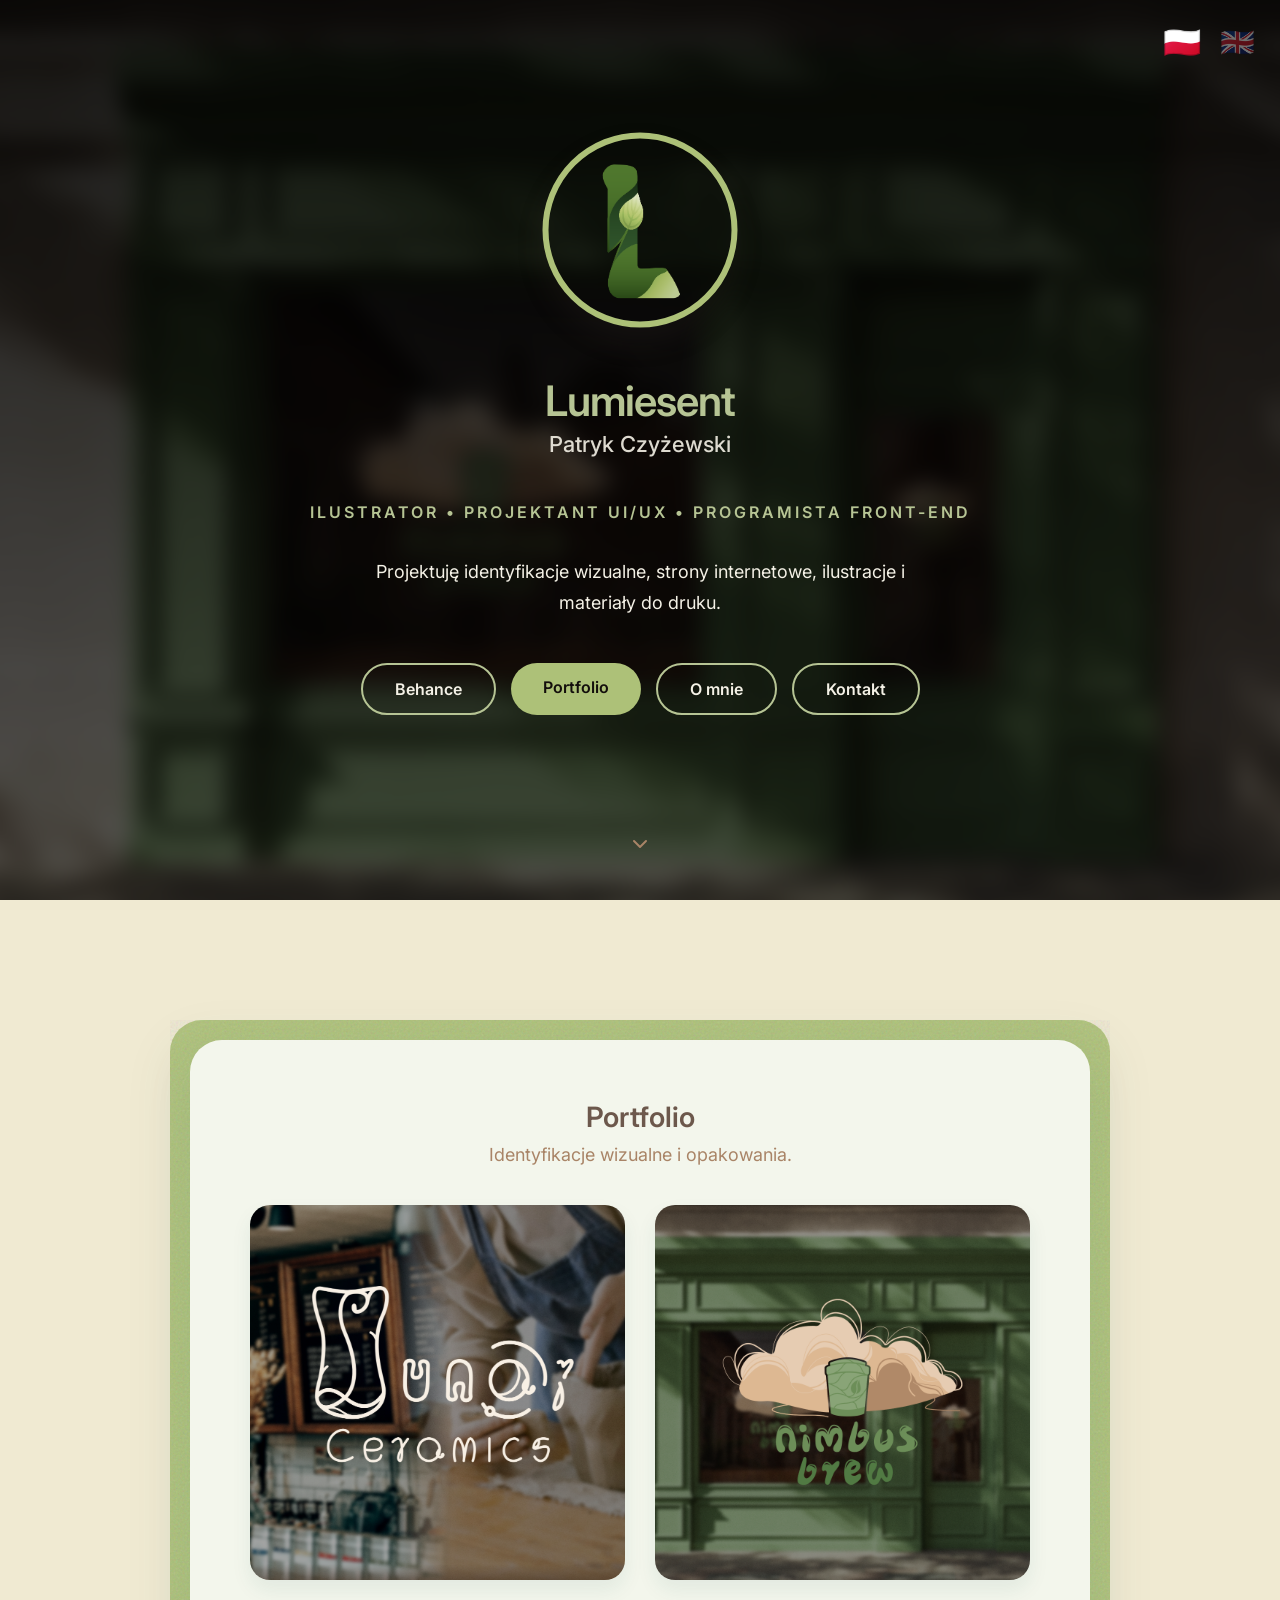
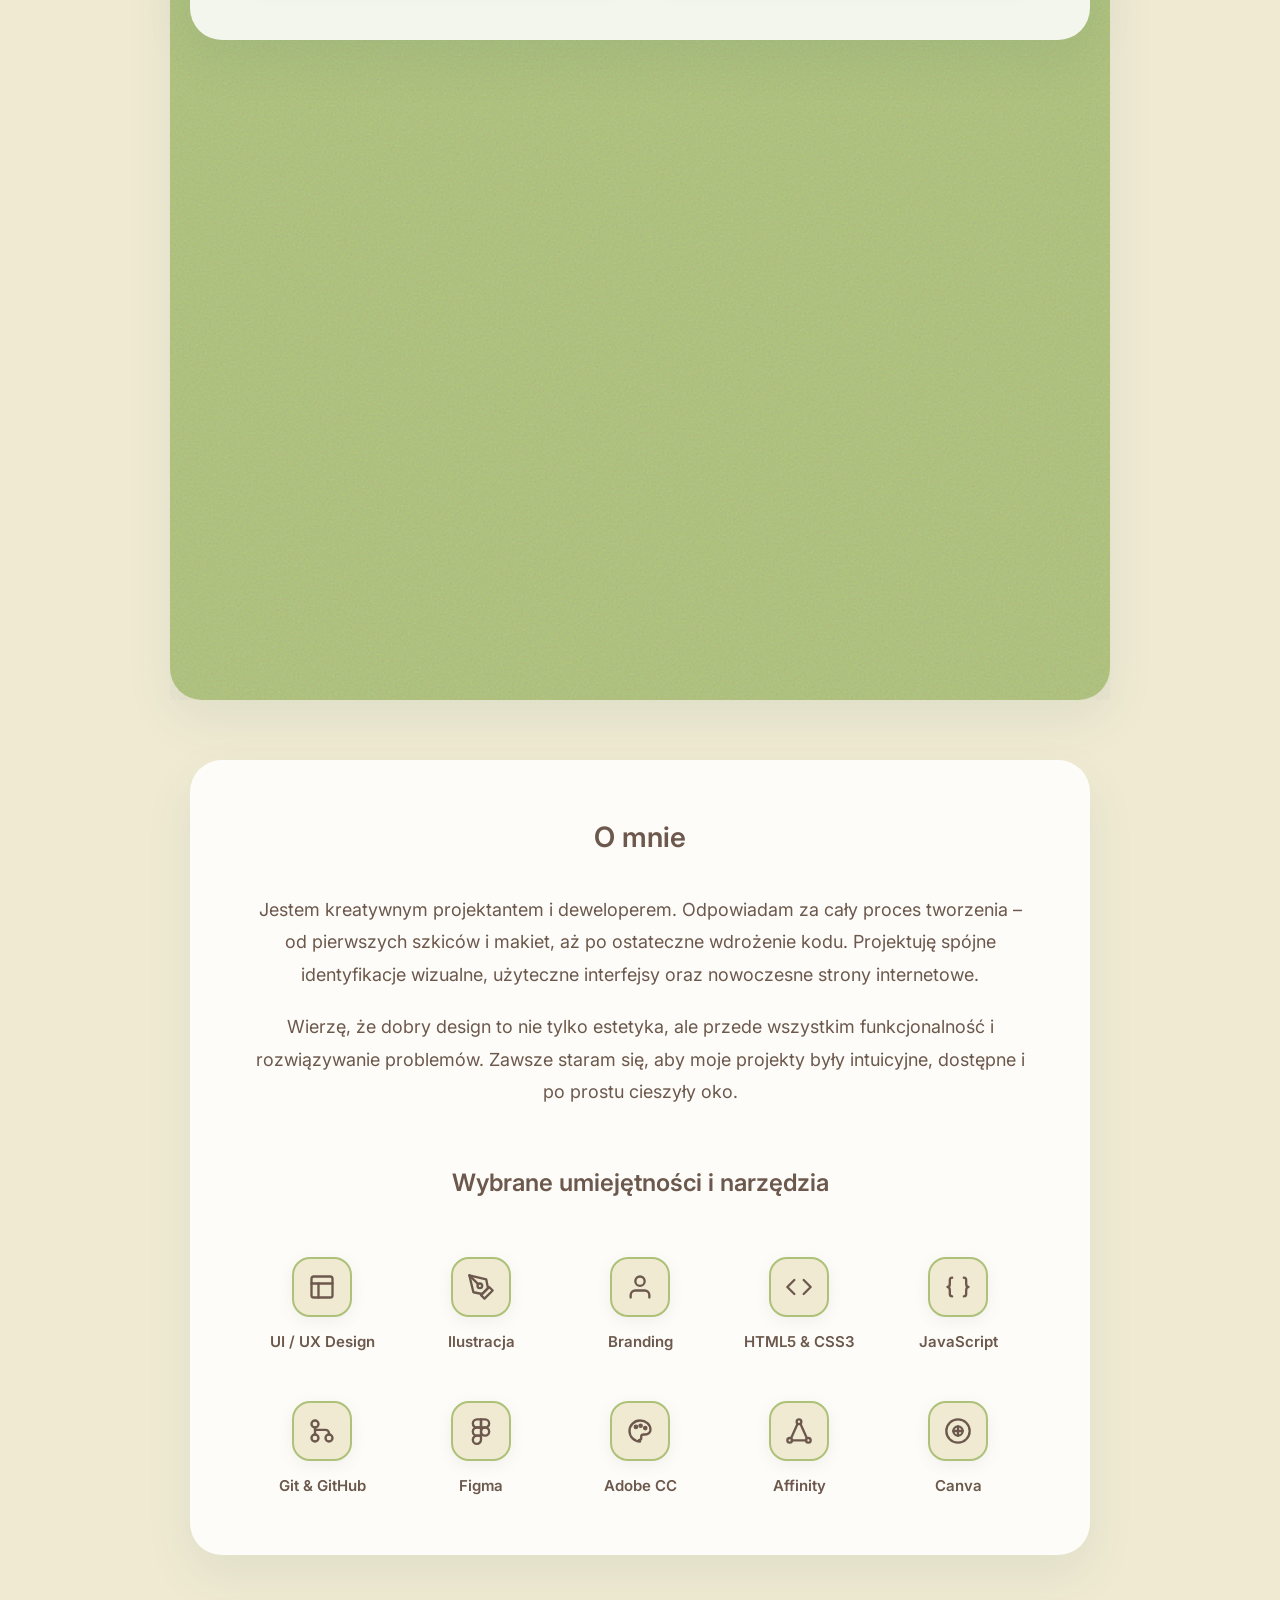
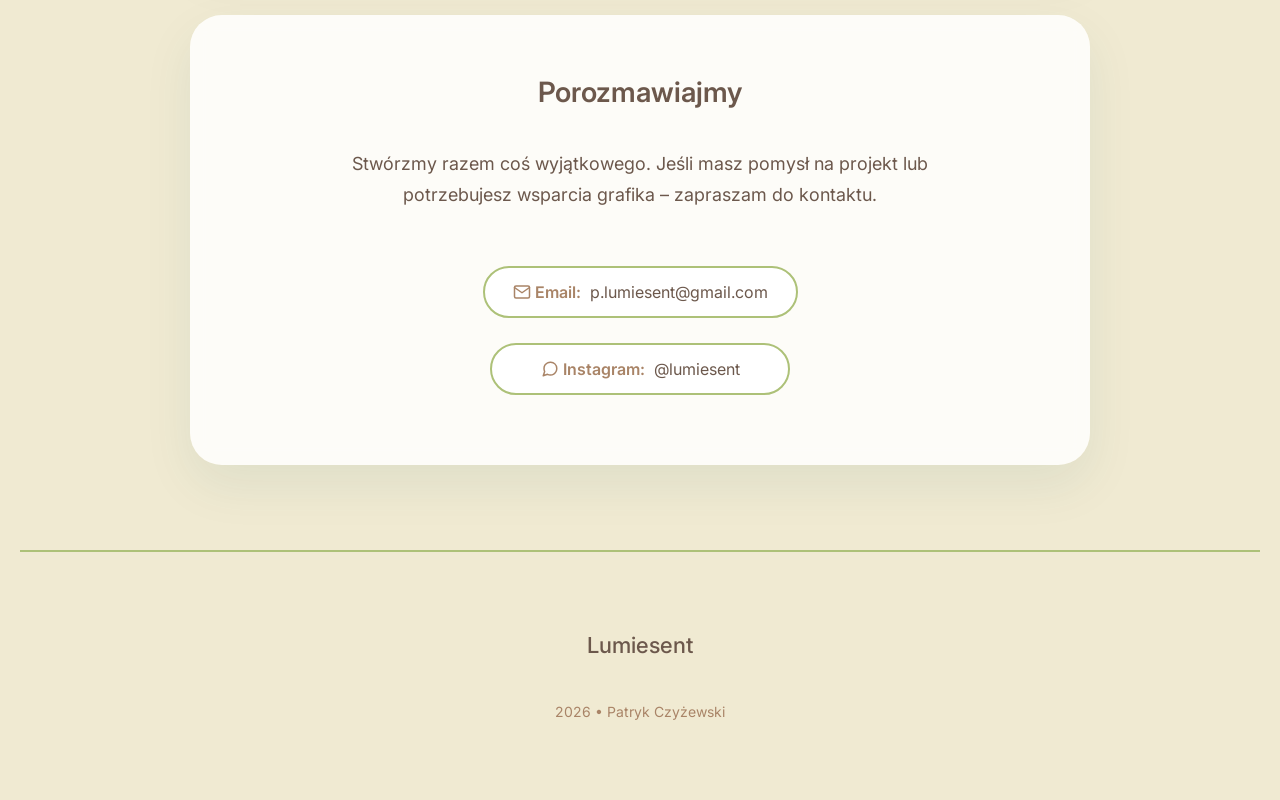
<file: index.html>
<!DOCTYPE html>
<html lang="pl">
<head>
    <meta charset="UTF-8">
    <meta name="viewport" content="width=device-width, initial-scale=1.0">
    <title>Lumiesent - Portfolio</title>
    <link href="https://fonts.googleapis.com/css2?family=Inter:wght@400;500;600&display=swap" rel="stylesheet">
    <link rel="stylesheet" href="style.css">
    <link rel="icon" href="images/favicon.png" type="image/x-icon">
</head>



<body>
    <div class="lang-switcher">
        <button id="lang-pl" class="lang-btn active">🇵🇱</button>
        <button id="lang-en" class="lang-btn">🇬🇧</button>
    </div>

    <header class="hero fade-in">
        <div class="hero-bg"></div>
        <img src="images/Lumiesent-Signet.png" alt=" " class="profile-img">
        <h1 class="name" data-i18n="name">Lumiesent</h1>
        <p class="brand-name" data-i18n="brand_name">Patryk Czyżewski</p>
        <p class="title" data-i18n="job_title">Ilustrator • Projektant UI/UX • Programista Front-end</p>
        <p class="bio" data-i18n="bio">
            Projektuję identyfikacje wizualne, strony internetowe, ilustracje i materiały do druku. 
        </p>
        
        <div class="links">
            <a href="https://www.behance.net/lumiesent" class="btn btn-outline" data-i18n="behance">Behance</a>
            <a href="#portfolio" class="btn" data-i18n="portfolio_menu">Portfolio</a>
            <!-- <a href="#websites" class="btn btn-outline" data-i18n="websites_menu">Strony Internetowe</a> -->
            <a href="#about" class="btn btn-outline" data-i18n="about_menu">O mnie</a>
            <a href="#kontakt" class="btn btn-outline" data-i18n="contact">Kontakt</a>
        </div>

        <a href="#portfolio" class="scroll-down">
            <svg width="24" height="24" viewBox="0 0 24 24" fill="none" stroke="currentColor" stroke-width="2" stroke-linecap="round" stroke-linejoin="round">
                <polyline points="6 9 12 15 18 9"></polyline>
            </svg>
        </a>
        
    </header>

    <main class="container">

        <div class="table">
            <div class="card fade-in" id="portfolio">
                <section class="projects-section">
                    <h2 class="section-title" data-i18n="portfolio_title">Portfolio</h2>
                    <p class="section-subtitle" data-i18n="portfolio_subtitle">Identyfikacje wizualne i opakowania.</p>
                    
                    <div class="projects-grid grid-2-cols">
                        <a href="lunar-ceramics/lunar-ceramics-portfolio.html" class="project-item">
                            <img src="images/Lunar-Ceramics-Portfolio-Thumbnail.png" alt="Prezentacja" class="project-img">
                            <div class="project-overlay">
                                <h3 class="project-title" data-i18n="proj1_title">Lunar Ceramics</h3>
                                <p class="project-desc" data-i18n="proj1_desc">Identyfikacja wizualna kawiarni oraz pracowni ceramiki.</p>
                            </div>
                        </a>

                        <a href="nimbus-brew/nimbus-brew-portfolio.html" class="project-item">
                            <img src="images/Nimbus-Brew-Portfolio-Thumbnail.png" alt="Prezentacja" class="project-img">
                            <div class="project-overlay">
                                <h3 class="project-title" data-i18n="proj2_title">Lunar Ceramics</h3>
                                <p class="project-desc" data-i18n="proj2_desc">Identyfikacja wizualna kawiarni oraz pracowni ceramiki.</p>
                            </div>
                        </a>
                    </div>
                </section>
            </div>

            <div class="card fade-in" id="websites">
                <section class="projects-section">
                    <h2 class="section-title" data-i18n="websites_title">Strony Internetowe</h2>
                    <p class="section-subtitle" data-i18n="websites_subtitle">Kompletne realizacje stron i aplikacji.</p>
                    
                    <div class="projects-grid grid-2-cols">
                        <a href="lunar-ceramics/lunar-ceramics.html" class="project-item">
                            <img src="images/Lunar-Ceramics-Website-Thumbnail.png" alt=" " class="project-img">
                            <div class="project-overlay">
                                <h3 class="project-title" data-i18n="website1_title">Lunar Ceramics</h3>
                                <p class="project-desc" data-i18n="website1_desc">Strona internetowa.</p>
                            </div>
                        </a>

                        <a href="nimbus-brew/nimbus-brew.html" class="project-item">
                            <img src="images/Nimbus-Brew-Website-Thumbnail.png" alt=" " class="project-img">
                            <div class="project-overlay">
                                <h3 class="project-title" data-i18n="website2_title">Nimbus Brew</h3>
                                <p class="project-desc" data-i18n="website2_desc">Strona internetowa.</p>
                            </div>
                        </a>
                    </div>
                </section>
            </div>
        </div>

        <div class="card fade-in" id="about">
            <section class="about-section">
                <h2 class="section-title" data-i18n="about_title">O mnie</h2>
                
                <div class="about-content">
                    <div class="about-text-wrapper">
                        <p class="about-text" data-i18n="about_desc1">Cześć! Jestem kreatywnym projektantem i deweloperem. Odpowiadam za cały proces tworzenia – od pierwszych szkiców i makiet, aż po ostateczne wdrożenie kodu. Projektuję spójne identyfikacje wizualne, użyteczne interfejsy oraz nowoczesne strony internetowe.</p>
                        <p class="about-text" data-i18n="about_desc2">Wierzę, że dobry design to nie tylko estetyka, ale przede wszystkim funkcjonalność i rozwiązywanie problemów. Zawsze staram się, aby moje projekty były intuicyjne, dostępne i po prostu cieszyły oko.</p>
                    </div>
                    
                    <h3 class="skills-title" data-i18n="about_skills">Wybrane umiejętności i narzędzia</h3>

                    <div class="about-skills-wrapper">
                        <div class="skills-grid">
                            <div class="skill-item">
                                <div class="skill-icon">
                                    <svg viewBox="0 0 24 24"><rect x="3" y="3" width="18" height="18" rx="2"/><path d="M3 9h18"/><path d="M9 21V9"/></svg>
                                </div>
                                <span class="skill-name">UI / UX Design</span>
                            </div>

                            <div class="skill-item">
                                <div class="skill-icon">
                                    <svg viewBox="0 0 24 24"><path d="M12 19l7-7 3 3-7 7-3-3z"/><path d="M18 13l-1.5-7.5L2 2l3.5 14.5L13 18l5-5z"/><path d="M2 2l7.586 7.586"/><circle cx="11" cy="11" r="2"/></svg>
                                </div>
                                <span class="skill-name" data-i18n="skill_illustration">Ilustracja</span>
                            </div>

                            <div class="skill-item">
                                <div class="skill-icon">
                                    <svg viewBox="0 0 24 24"><path d="M20 21v-2a4 4 0 0 0-4-4H8a4 4 0 0 0-4 4v2"/><circle cx="12" cy="7" r="4"/></svg>
                                </div>
                                <span class="skill-name">Branding</span>
                            </div>

                            <div class="skill-item">
                                <div class="skill-icon">
                                    <svg viewBox="0 0 24 24"><polyline points="16 18 22 12 16 6"/><polyline points="8 6 2 12 8 18"/></svg>
                                </div>
                                <span class="skill-name">HTML5 & CSS3</span>
                            </div>

                            <div class="skill-item">
                                <div class="skill-icon">
                                    <svg viewBox="0 0 24 24"><path d="M7 4a2 2 0 0 0-2 2v3a2 3 0 0 1-2 3 2 3 0 0 1 2 3v3a2 2 0 0 0 2 2M17 4a2 2 0 0 1 2 2v3a2 3 0 0 0 2 3 2 3 0 0 0-2 3v3a2 2 0 0 1-2 2"/></svg>
                                </div>
                                <span class="skill-name">JavaScript</span>
                            </div>

                            <div class="skill-item">
                                <div class="skill-icon">
                                    <svg viewBox="0 0 24 24"><circle cx="6" cy="18" r="3"/><circle cx="18" cy="18" r="3"/><circle cx="6" cy="6" r="3"/><path d="M18 15v-1a3 3 0 0 0-3-3H6"/><path d="M6 9v6"/></svg>
                                </div>
                                <span class="skill-name">Git & GitHub</span>
                            </div>

                            <div class="skill-item">
                                <div class="skill-icon">
                                    <svg viewBox="0 0 24 24"><path d="M5 5.5A3.5 3.5 0 0 1 8.5 2H12v7H8.5A3.5 3.5 0 0 1 5 5.5z"/><path d="M12 2h3.5a3.5 3.5 0 1 1 0 7H12V2z"/><path d="M12 12.5a3.5 3.5 0 1 1 7 0 3.5 3.5 0 1 1-7 0z"/><path d="M5 19.5A3.5 3.5 0 0 1 8.5 16H12v3.5a3.5 3.5 0 1 1-7 0z"/><path d="M5 12.5A3.5 3.5 0 0 1 8.5 9H12v7H8.5A3.5 3.5 0 0 1 5 12.5z"/></svg>
                                </div>
                                <span class="skill-name">Figma</span>
                            </div>

                            <div class="skill-item">
                                <div class="skill-icon">
                                    <svg viewBox="0 0 24 24"><path d="M12 21a9 9 0 1 1 0 -18c4.97 0 9 3.582 9 8c0 1.06 -.474 2.078 -1.318 2.828c-.844 .75 -1.982 1.172 -3.182 1.172h-1.5a2 2 0 0 0 -2 2c0 .11 .011 .218 .031 .322c.03 .155 .069 .315 .069 .478a2 2 0 0 1 -2 2z"/><circle cx="8.5" cy="8.5" r="1"/><circle cx="12.5" cy="7.5" r="1"/><circle cx="16.5" cy="9.5" r="1"/></svg>
                                </div>
                                <span class="skill-name">Adobe CC</span>
                            </div>

                            <div class="skill-item">
                                <div class="skill-icon">
                                    <svg viewBox="0 0 24 24"><circle cx="12" cy="4" r="2"/><circle cx="4" cy="20" r="2"/><circle cx="20" cy="20" r="2"/><line x1="10.5" y1="6.5" x2="5.5" y2="17.5"/><line x1="13.5" y1="6.5" x2="18.5" y2="17.5"/><line x1="6" y1="20" x2="18" y2="20"/></svg>
                                </div>
                                <span class="skill-name">Affinity</span>
                            </div>

                            <div class="skill-item">
                                <div class="skill-icon">
                                    <svg viewBox="0 0 24 24"><circle cx="12" cy="12" r="10"/><path d="M8 12a4 4 0 1 1 8 0 4 4 0 0 1-8 0z"/><path d="M12 8v8M8 12h8"/></svg>
                                </div>
                                <span class="skill-name">Canva</span>
                            </div>
                        </div>
                    </div>
                </div>
            </section>
        </div>

        <div class="card fade-in" id="kontakt">
            <footer class="contact-section">
                <h2 class="section-title" data-i18n="talk_title">Porozmawiajmy</h2>
                <p class="bio" data-i18n="talk_desc">Stwórzmy razem coś wyjątkowego. Jeśli masz pomysł na projekt lub potrzebujesz wsparcia grafika – zapraszam do kontaktu.</p>
                <div class="contact-details"> 
                    <a href="mailto:p.lumiesent@gmail.com" class="contact-link">
                        <svg viewBox="0 0 24 24"><path d="M4 4h16c1.1 0 2 .9 2 2v12c0 1.1-.9 2-2 2H4c-1.1 0-2-.9-2-2V6c0-1.1.9-2 2-2z"></path><polyline points="22,6 12,13 2,6"></polyline></svg>
                        <span class="contact-label">Email:</span> p.lumiesent@gmail.com
                    </a>
                    <a href="https://instagram.com/lumiesent" target="_blank" class="contact-link">
                        <svg viewBox="0 0 24 24"><path d="M21 11.5a8.38 8.38 0 0 1-.9 3.8 8.5 8.5 0 0 1-7.6 4.7 8.38 8.38 0 0 1-3.8-.9L3 21l1.9-5.7a8.38 8.38 0 0 1-.9-3.8 8.5 8.5 0 0 1 4.7-7.6 8.38 8.38 0 0 1 3.8-.9h.5a8.48 8.48 0 0 1 8 8v.5z"></path></svg>
                        <span class="contact-label">Instagram:</span> @lumiesent
                    </a>
                </div>
            </footer>
        </div>

         <footer class="page-footer">
                <p class="brand-name">Lumiesent</p>
                <p style="font-size: 14px; color: var(--text-secondary);">2026 • Patryk Czyżewski</p>
        </footer>
    </main>

<!--
    <main class="container fade-in" id="portfolio">
        <div class="card">
            
            <section class="projects-section">
                <h2 class="section-title" data-i18n="selected_projects">Wybrane Projekty</h2>
                <div class="projects-grid">
                    
                    <a href="lunar-ceramics/lunar-ceramics.html" class="project-item">
                        <img src="lunar-ceramics/images/Lunar-Ceramics-Coffee-Brand-Mockup-2.png" alt=" " class="project-img">
                        <div class="project-overlay">
                            <h3 class="project-title" data-i18n="proj1_title">Lunar Ceramics</h3>
                            <p class="project-desc" data-i18n="proj1_desc">Identyfikacja wizualna, strona internetowa i opakowania.</p>
                        </div>
                    </a>
<!-- WAŻNE ZMIENIONE -->
<!--
                    <a href="projekt2.html" class="project-item">
                        <img src="https://via.placeholder.com/400x400" alt=" " class="project-img">
                        <div class="project-overlay">
                            <h3 class="project-title" data-i18n="proj2_title">Plakaty Festiwalowe</h3>
                            <p class="project-desc" data-i18n="proj2_desc">Seria ilustracji na wydarzenie</p>
                        </div>
                    </a>

                    <a href="projekt3.html" class="project-item">
                        <img src="https://via.placeholder.com/400x400" alt=" " class="project-img">
                        <div class="project-overlay">
                            <h3 class="project-title" data-i18n="proj3_title">Aplikacja Mobilna</h3>
                            <p class="project-desc" data-i18n="proj3_desc">Projekt interfejsu (UI/UX)</p>
                        </div>
                    </a>

                    <a href="projekt4.html" class="project-item">
                        <img src="https://via.placeholder.com/400x400" alt=" " class="project-img">
                        <div class="project-overlay">
                            <h3 class="project-title" data-i18n="proj4_title">Logo Folio</h3>
                            <p class="project-desc" data-i18n="proj4_desc">Zbiór znaków z 2023 roku</p>
                        </div>
                    </a>

                </div>
            </section>

            <hr class="divider">

            <footer class="contact-section" id="kontakt">
                <h2 class="section-title" data-i18n="talk_title">Porozmawiajmy</h2>
                <p class="bio" data-i18n="talk_desc">Masz pomysł na projekt lub szukasz grafika do współpracy? Śmiało, napisz do mnie!</p>
                
                <div class="contact-details">
                    <a href="mailto:p.lumiesent@gmail.com" class="contact-link">
                        <span class="contact-label">Email:</span> p.lumiesent@gmail.com
                    </a>
                    <a href="https://instagram.com/lumiesent" target="_blank" class="contact-link">
                        <span class="contact-label">Instagram:</span> @lumiesent
                    </a>
                </div>
            </footer>

        </div>
    </main>
-->

    <script src="script.js"></script>
</body>
</html>
</file>
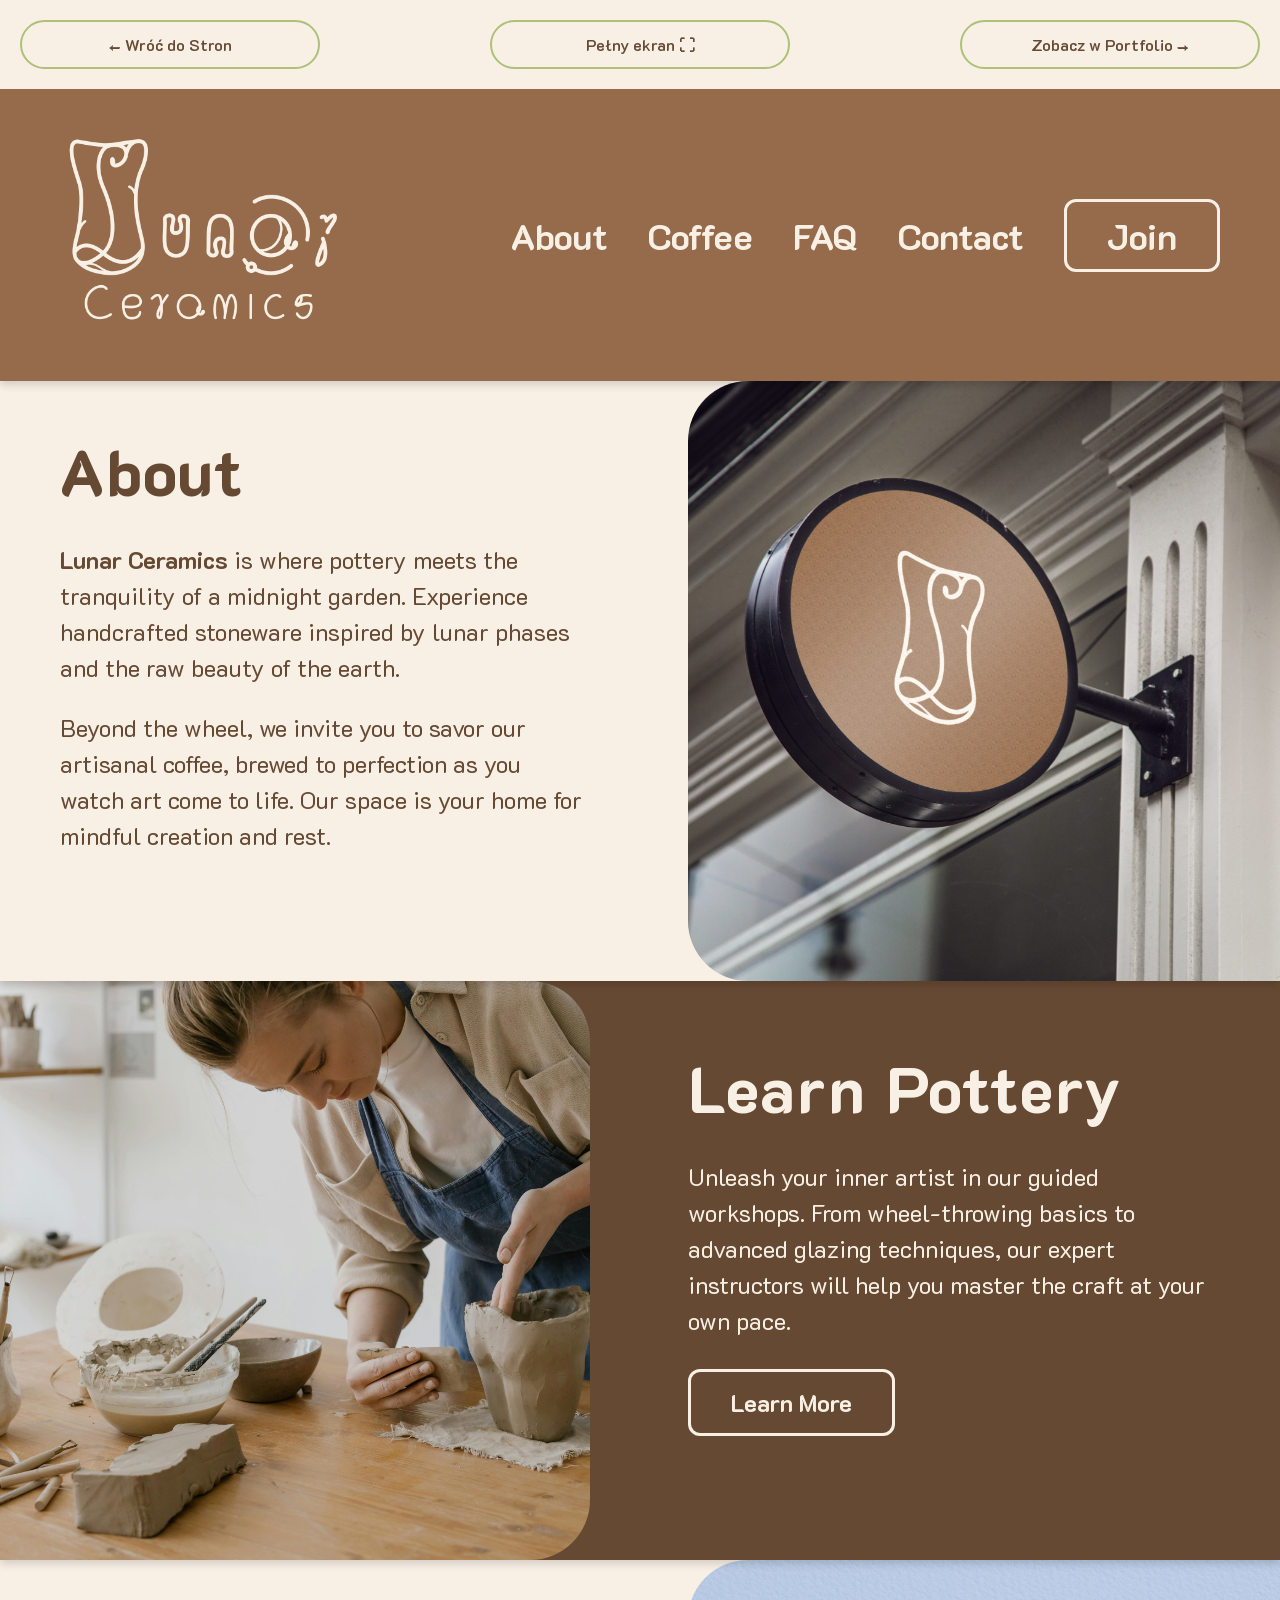
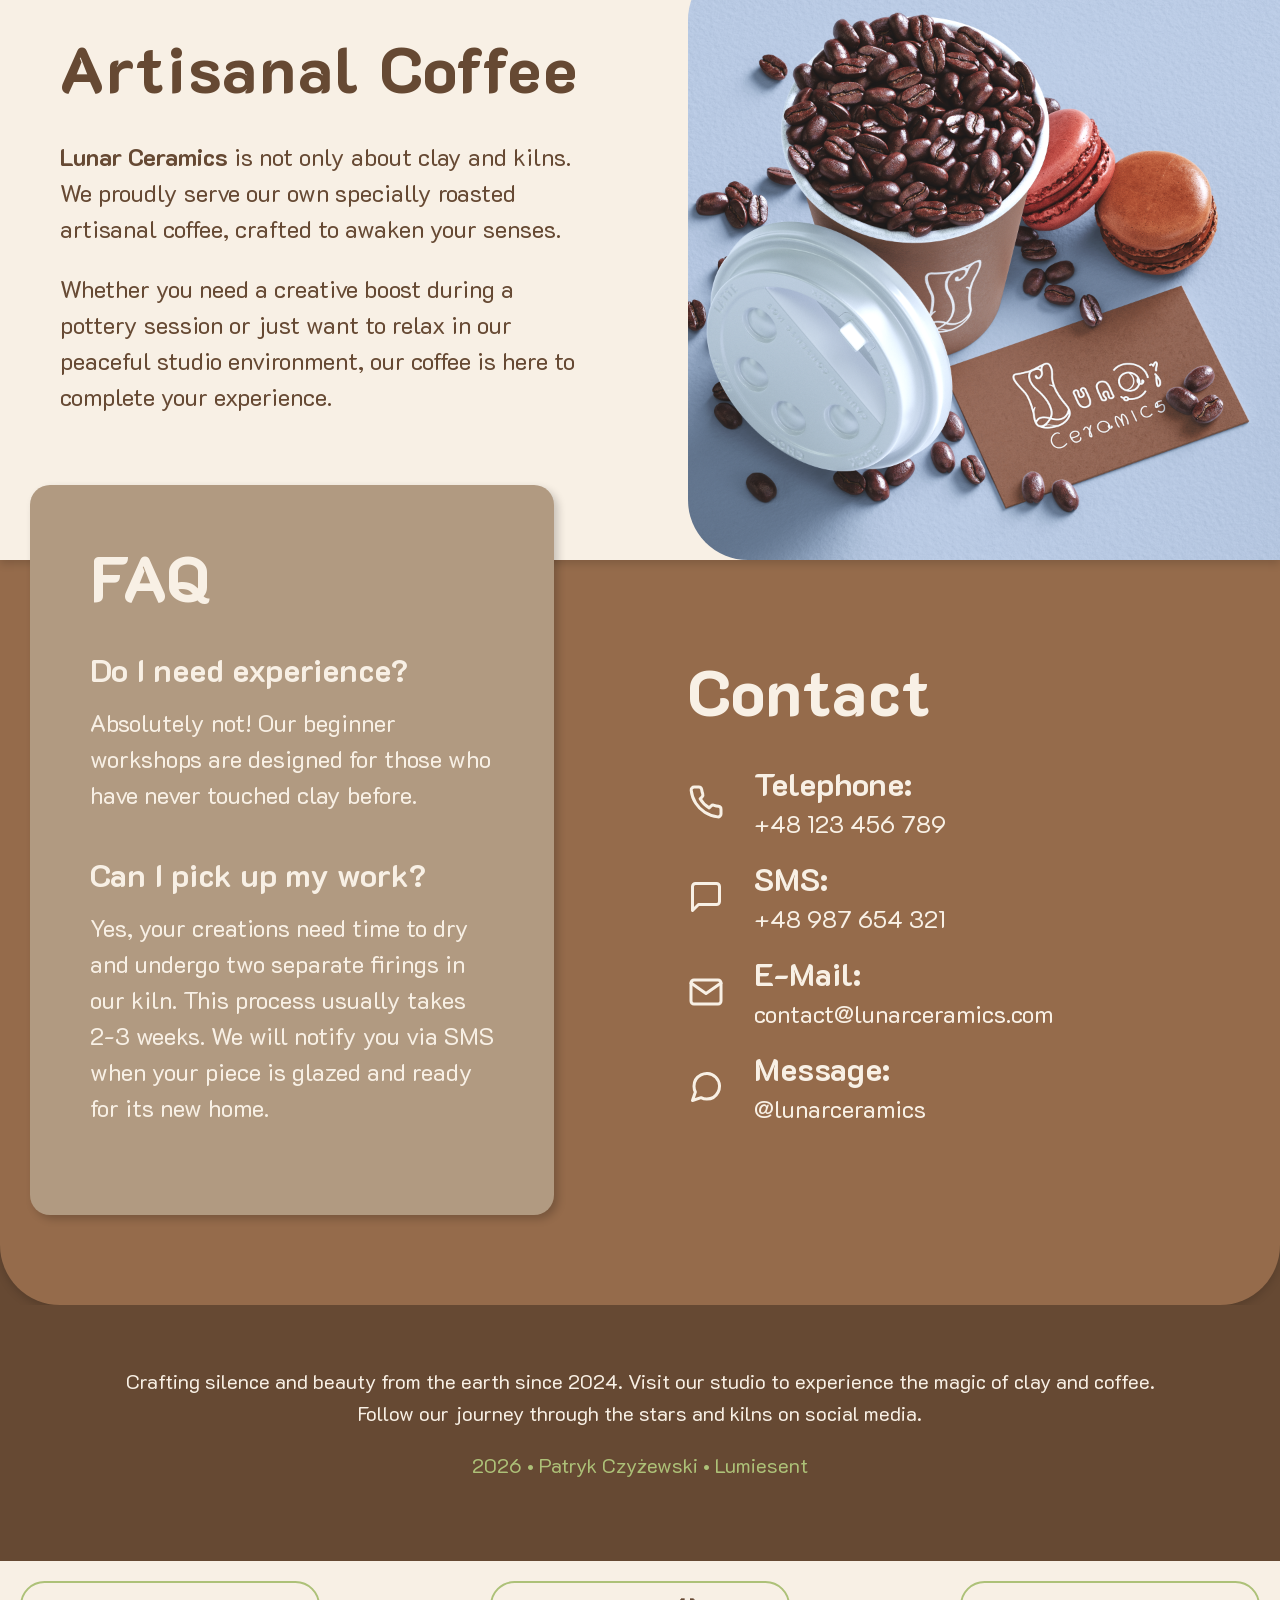
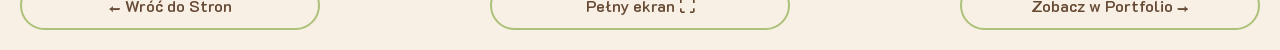
<file: lunar-ceramics/lunar-ceramics.html>
<!DOCTYPE html>
<html lang="pl">
<head>
    <meta charset="UTF-8">
    <meta name="viewport" content="width=device-width, initial-scale=1.0">
    <title>Lumiesent - Lunar Ceramics</title>
    <link rel="preconnect" href="https://fonts.googleapis.com">
    <link rel="preconnect" href="https://fonts.gstatic.com" crossorigin>
    <link href="https://fonts.googleapis.com/css2?family=K2D:wght@400;700;800&display=swap" rel="stylesheet">
    <link rel="icon" href="../images/favicon.png" type="image/x-icon">
    
    <style>
        :root {
            --c-vanilla: #F0EAD2;
            --c-beige: #F8F0E5;
            --c-brown-main: #956B4B;
            --c-brown-learn: #664933;
            --c-tan: #E2C7AA;
            --c-grey-brown: #8F857B;
            --c-taupe: #B19A81;
            --accent-primary: #c5ae96;
            
            --text-light: #F8F0E5;
            --text-dark: #664933;
        }

        html {
            scroll-behavior: smooth;
        }

        * {
            margin: 0;
            padding: 0;
            box-sizing: border-box;
            font-family: 'K2D', sans-serif;
        }

        body {
            /* Tło widoczne poza kontenerem na dużych ekranach */
            background-color: var(--c-vanilla);
            display: flex;
            flex-direction: column;
            align-items: center;
            padding: 40px 20px;
            min-height: 100vh;
            transition: padding 0.3s ease; /* Płynne przejście marginesów */
        }

        ::selection {
            background-color: var(--accent-primary); 
            color: var(--bg-color); 
        }

        ::-moz-selection {
            background-color: var(--accent-primary);
            color: var(--bg-color);
        }

        /* --- NAWIGACJA POWROTNA NA GÓRZE --- */
        .top-return-nav {
            display: flex;
            width: 100%;
            max-width: 1280px; 
            justify-content: space-between;
            padding: 20px;
            gap: 20px;
            z-index: 100;
            background-color: var(--c-beige);
            transition: max-width 0.3s ease; /* Płynne rozszerzanie */
        }

        .btn-return {
            text-decoration: none;
            color: var(--text-dark); 
            border: 2px solid #ADC178; 
            padding: 12px 28px;
            border-radius: 100px;
            font-size: 16px;
            font-weight: 600;
            transition: all 0.3s ease;
            text-align: center;
            flex: 1;
            max-width: 300px;
        }

        .btn-return:hover {
            background-color: #ADC178;
        }

        /* Ujednolicenie stylu dla tagu <button> */
        button.btn-return {
            background: transparent;
            cursor: pointer;
            font-family: inherit;
        }

        button.btn-return:hover {
            background-color: #ADC178;
        }

        /* --- GŁÓWNY KONTENER --- */
        .website-container {
            width: 100%;
            max-width: 1280px;
            position: relative;
            display: flex;
            flex-direction: column;
            border-radius: 40px; 
            overflow: hidden; 
            box-shadow: 0 20px 50px rgba(0, 0, 0, 0.5);
            transition: all 0.3s ease; /* Płynne przejście trybu rozszerzonego */
        }

        /* --- HEADER --- */
        header {
            width: 100%;
            min-height: 292px; 
            display: flex;
            justify-content: space-between;
            align-items: center;
            padding: 40px 60px;
            background-color: var(--c-brown-main);
            position: relative;
            box-shadow: 0px 4px 8px rgba(0, 0, 0, 0.15);
            z-index: 50;
        }

        .logo img {
            width: 180px;
            transform: scale(3); 
            transform-origin: center; 
            position: relative;
            left: 50px; 
            top: 10px;
        }

        nav {
            display: flex;
            align-items: center;
            gap: 40px;
            position: relative; 
            z-index: 10;        
        }

        nav a {
            color: var(--text-light);
            text-decoration: none;
            font-size: 36px;
            font-weight: 700; 
        }

        .btn-outline {
            border: 3px solid var(--text-light);
            padding: 10px 40px;
            border-radius: 12px;
            transition: 0.3s;
        }

        .btn-outline:hover {
            background-color: var(--text-light);
            color: var(--c-brown-main);
        }

        h1, h2 {
            font-size: 64px;
            font-weight: 800; 
            margin-bottom: 30px;
            letter-spacing: 2px;
        }

        p {
            font-size: 24px;
            font-weight: 400; 
            line-height: 1.5;
        }

        /* --- SEKCJA ABOUT --- */
        .section-about {
            width: 100%;
            min-height: 600px; 
            background-color: var(--c-beige);
            display: flex;
            align-items: stretch;
            box-shadow: 0px 4px 8px rgba(0, 0, 0, 0.15);
            position: relative;
            z-index: 40;
        }

        .about-image {
            width: 592px; 
            flex-shrink: 0;
            background-image: url(images/Hanging-Wall-Sign-MockUp-3.png);
            background-size: cover;
            background-position: center;
            border-radius: 60px 0 0 60px;
        }

        .about-content {
            flex: 1; 
            padding: 0 98px 0 60px;
            color: var(--text-dark);
            display: flex;
            flex-direction: column;
            justify-content: center;
            position: relative; 
            top: -40px; 
        }

        /* --- SEKCJA LEARN POTTERY --- */
        .section-learn {
            width: 100%;
            min-height: 579px; 
            background-color: var(--c-brown-learn);
            display: flex;
            align-items: stretch;
            box-shadow: 0px 4px 8px rgba(0, 0, 0, 0.15);
            position: relative;
            z-index: 30; 
        }

        .learn-image {
            width: 590px; 
            flex-shrink: 0;
            background-image: url(images/pexels-cottonbro-6692604.jpg);
            background-size: cover;
            background-position: center;
            border-radius: 0 60px 60px 0;
        }

        .learn-content {
            flex: 1; 
            padding: 0 60px 0 98px;
            color: var(--text-light);
            display: flex;
            flex-direction: column;
            justify-content: center;
            align-items: flex-start;
            position: relative;
            top: -30px;
        }

        .btn-learn {
            display: inline-block;
            color: var(--text-light);
            text-decoration: none;
            font-size: 24px;
            font-weight: 700;
            border: 3px solid var(--text-light);
            padding: 15px 40px;
            border-radius: 12px;
            margin-top: 30px;
            transition: 0.3s;
        }

        .btn-learn:hover {
            background-color: var(--text-light);
            color: var(--c-brown-learn);
        }

        /* --- SEKCJA COFFEE --- */
        .section-coffee {
            width: 100%;
            min-height: 600px; 
            background-color: var(--c-beige);
            display: flex;
            align-items: stretch;
            box-shadow: 0px 4px 8px rgba(0, 0, 0, 0.15);
            position: relative;
            z-index: 20; 
        }

        .coffee-image {
            width: 592px; 
            flex-shrink: 0;
            background-image: url(images/Lunar-Ceramics-Coffee-Brand-Mockup-2.png);
            background-size: cover;
            background-position: center;
            border-radius: 60px 0 0 60px;
        }

        .coffee-content {
            flex: 1; 
            padding: 0 98px 0 60px;
            color: var(--text-dark);
            display: flex;
            flex-direction: column;
            justify-content: center;
            position: relative; 
            top: -40px; 
        }

        /* --- SEKCJA KONTAKTOWA I FAQ --- */
        .under-section-bottom {
            background-color: var(--c-brown-learn);
        }

        .section-bottom {
            width: 100%;
            min-height: 745px; 
            background-color: var(--c-brown-main);
            border-radius: 0 0 60px 60px;
            display: block; 
            position: relative;
            box-shadow: 0px 4px 8px rgba(0, 0, 0, 0.15);
        }

        .faq-card {
            position: absolute;
            left: 30px; 
            top: -75px; 
            width: 524px; 
            height: 730px; 
            background-color: var(--c-taupe);
            padding: 60px;
            border-radius: 20px;
            color: var(--text-light);
            box-shadow: 4px 4px 8px rgba(0, 0, 0, 0.20);
            z-index: 100; 
            display: flex;
            flex-direction: column;
            justify-content: center;
        }

        .faq-item { margin-bottom: 40px; }
        .faq-item h3 {
            font-size: 32px;
            font-weight: 700; 
            margin-bottom: 15px;
        }

        .contact-info {
            
            position: absolute;
            left: 688px;
            right: 60px;
            top: 0;
            height: 100%;
            margin-top: -45px;
            color: var(--text-light);
            display: flex;
            flex-direction: column;
            justify-content: center;
        }

        .contact-list {
            display: flex;
            flex-direction: column;
            gap: 15px;
        }

        .contact-item {
            display: flex;
            align-items: flex-start;
            gap: 30px;
        }

        .contact-item svg {
            width: 36px;
            height: 36px;
            fill: none;
            stroke: var(--text-light);
            stroke-width: 2;
            stroke-linecap: round;
            stroke-linejoin: round;
            margin-top: 22px;
        }

        .contact-details h4 {
            font-size: 32px;
            font-weight: 700; 
            margin-bottom: 2px;
        }

        /* --- FOOTER --- */
        footer {
            background-color: var(--c-brown-learn);
            text-align: center;
            color: var(--text-light);
            position: relative;
            padding: 60px;
            display: flex;
            flex-direction: column;
            justify-content: center;
            align-items: center;
        }

        footer p {
            font-size: 20px;
            font-weight: 400; 
            line-height: 1.6;
            margin-bottom: 20px;
        }

        /* --- KLASY DLA TRYBU ROZSZERZONEGO --- */
        body.expanded-view {
            padding: 0;
        }

        /* --- Wyśrodkowanie FAQ i Contact w trybie rozszerzonym --- */
        body.expanded-view .section-bottom {
            display: flex;
            justify-content: center; /* Centruje zawartość w poziomie */
            align-items: center;     /* Centruje zawartość w pionie */
            gap: 100px;              /* Odstęp między FAQ a Kontaktem */
        }

        /* Zdejmujemy pozycjonowanie absolutne z elementów potomnych */
        body.expanded-view .faq-card,
        body.expanded-view .contact-info {
            position: relative;
            left: auto;
            right: auto;
        }

        body.expanded-view .faq-card {
            top: -75px; /* Zachowujemy efekt "wystawania" karty ponad sekcję */
            margin-bottom: -75px; /* Kompensacja, by na dole nie powstała pusta przestrzeń */
        }

        body.expanded-view .contact-info {
            margin-top: 0;
            height: auto;
            width: auto; /* Element zajmie tyle szerokości, ile potrzebuje */
        }

        body.expanded-view .website-container,
        body.expanded-view .top-return-nav {
            background-color: var(--c-beige);
            max-width: 100%;
        }

        body.expanded-view .website-container {
            border-radius: 0;
            box-shadow: none;
            min-height: 100vh; 
        }


        /* =========================================
           MEDIA QUERIES - RESPONSYWNOŚĆ
           ========================================= */
        @media (max-width: 1420px) {
            body { 
                padding: 0; 
                background-color: var(--c-vanilla);
            }
            .website-container { 
                border-radius: 0; 
            }
        }

        @media (max-width: 1224px) {
            header {
                flex-direction: column;
                padding: 60px;
                gap: 80px;
            }

            nav { 
                gap: 20px; 
                flex-wrap: wrap; 
                justify-content: center; 
            }

            nav a { font-size: 34px; }
            h1, h2 { font-size: 54px; }
            p { font-size: 28px; }

            .section-about, .section-learn, .section-coffee {
                flex-direction: column;
            }
            .section-learn {
                flex-direction: column-reverse; 
            }

            .about-image, .learn-image, .coffee-image {
                width: 100%;
                height: 400px;
                border-radius: 0;
            }

            .about-content, .learn-content, .coffee-content {
                width: 100%;
                padding: 60px 40px;
                top: 0; 
            }

            .section-bottom {
                display: flex;
                flex-direction: column;
                align-items: center;
                height: auto;
                min-height: auto;
                padding-bottom: 60px;
            }

            .faq-card {
                position: relative; 
                left: auto;
                top: auto;
                margin-top: -60px; 
                width: 90%;
                height: auto;
                padding: 40px;
            }

            .contact-info {
                position: relative; 
                left: auto;
                right: auto;
                top: auto;
                height: auto;
                width: 100%;
                margin-top: 40px;
                padding: 0 40px;
            }

            .logo img {
                width: 180px;
                transform: scale(3.5); 
                transform-origin: center; 
                position: relative;
                left: 0px; 
                top: 20px;
            }
        }
 
        @media (max-width: 768px) {
            .top-return-nav {
                flex-direction: column;
                padding: 20px;
            }
            
            .btn-return {
                max-width: 100%;
                width: 100%;
            }

            header {
                flex-direction: column;
                padding: 60px;
                gap: 80px;
            }

            nav { 
                gap: 20px; 
                flex-wrap: wrap; 
                justify-content: center; 
            }

            nav a { font-size: 24px; }
            h1, h2 { font-size: 44px; }
            p { font-size: 18px; }

            .about-image, .learn-image, .coffee-image { height: 300px; }
            
            .faq-item h3 { font-size: 24px; }

            .contact-item h4 { font-size: 24px; }
            .contact-icon { width: 28px; height: 28px; }
            .contact-item p { font-size: 18px; }
            
            footer { padding: 40px 20px; }

            .footer .brand-name {
                font-size: 22px;
                font-weight: 500;
                color: var(--accent-secondary);
                margin-bottom: 10px;
                display: block; 
            }

            .footer p:last-child {
                font-size: 14px;
                color: var(--text-secondary);
                letter-spacing: 1px;
            }

            .logo img {
                width: 180px;
                transform: scale(3); 
                transform-origin: center; 
                position: relative;
                left: 0px; 
                top: 20px;
            }
        }
    </style>
</head>
<body>
    <div class="website-container">

        <div class="top-return-nav">
            <a href="../index.html#websites" class="btn-return" data-i18n="nav_back_websites">← Wróć do Stron</a>
            <button class="btn-return fullscreen-btn">Pełny ekran ⛶</button>
            <a href="lunar-ceramics-portfolio.html" class="btn-return" data-i18n="nav_view_portfolio">Zobacz w Portfolio →</a>
        </div>

        <header>
            <div class="logo">
                <img src="images/Lunar-Ceramics-woBg.png" alt="Lunar Ceramics">
            </div>
            <nav>
                <a href="#about">About</a>
                <a href="#coffee">Coffee</a>
                <a href="#faq">FAQ</a>
                <a href="#contact">Contact</a>
                <a href="#!" class="btn-outline">Join</a>
            </nav>
        </header>

        <section id="about" class="section-about">
            <div class="about-content">
                <h1>About</h1>
                <p style="margin-bottom: 24px;">
                    <strong>Lunar Ceramics</strong> is where pottery meets the tranquility of a midnight garden. 
                    Experience handcrafted stoneware inspired by lunar phases and the raw beauty of the earth.
                </p>
                <p>
                    Beyond the wheel, we invite you to savor our artisanal coffee, brewed to perfection as you 
                    watch art come to life. Our space is your home for mindful creation and rest.
                </p>
            </div>
            <div class="about-image"></div> 
        </section>

        <section class="section-learn">
            <div class="learn-image"></div>
            <div class="learn-content">
                <h2>Learn Pottery</h2>
                <p>Unleash your inner artist in our guided workshops. From wheel-throwing basics to advanced glazing techniques, our expert instructors will help you master the craft at your own pace.</p>
                <a href="#!" class="btn-learn">Learn More</a>
            </div>
        </section>

        <section id="coffee" class="section-coffee">
            <div class="coffee-content">
                <h2>Artisanal Coffee</h2>
                <p style="margin-bottom: 24px;">
                    <strong>Lunar Ceramics</strong> is not only about clay and kilns. We proudly serve our own specially roasted artisanal coffee, crafted to awaken your senses.
                </p>
                <p>
                    Whether you need a creative boost during a pottery session or just want to relax in our peaceful studio environment, our coffee is here to complete your experience.
                </p>
            </div>
            <div class="coffee-image"></div> 
        </section>

        <section class="under-section-bottom">
            <section id="contact" class="section-bottom">
                
                <div id="faq" class="faq-card">
                    <h2>FAQ</h2>
                    <div class="faq-item">
                        <h3>Do I need experience?</h3>
                        <p>Absolutely not! Our beginner workshops are designed for those who have never touched clay before.</p>
                    </div>
                    <div class="faq-item">
                        <h3>Can I pick up my work?</h3>
                        <p>Yes, your creations need time to dry and undergo two separate firings in our kiln. This process usually takes 2-3 weeks. We will notify you via SMS when your piece is glazed and ready for its new home.</p>
                    </div>
                </div>

                <div class="contact-info">
                    <h2>Contact</h2>
                    <div class="contact-list">
                        <div class="contact-item">
                            <svg viewBox="0 0 24 24"><path d="M22 16.92v3a2 2 0 0 1-2.18 2 19.79 19.79 0 0 1-8.63-3.07 19.5 19.5 0 0 1-6-6 19.79 19.79 0 0 1-3.07-8.67A2 2 0 0 1 4.11 2h3a2 2 0 0 1 2 1.72 12.84 12.84 0 0 0 .7 2.81 2 2 0 0 1-.45 2.11L8.09 9.91a16 16 0 0 0 6 6l1.27-1.27a2 2 0 0 1 2.11-.45 12.84 12.84 0 0 0 2.81.7A2 2 0 0 1 22 16.92z"></path></svg>
                            <div class="contact-details">
                                <h4>Telephone:</h4>
                                <p>+48 123 456 789</p>
                            </div>
                        </div>
                        <div class="contact-item">
                            <svg viewBox="0 0 24 24"><path d="M21 15a2 2 0 0 1-2 2H7l-4 4V5a2 2 0 0 1 2-2h14a2 2 0 0 1 2 2z"></path></svg>
                            <div class="contact-details">
                                <h4>SMS:</h4>
                                <p>+48 987 654 321</p>
                            </div>
                        </div>
                        <div class="contact-item">
                            <svg viewBox="0 0 24 24"><path d="M4 4h16c1.1 0 2 .9 2 2v12c0 1.1-.9 2-2 2H4c-1.1 0-2-.9-2-2V6c0-1.1.9-2 2-2z"></path><polyline points="22,6 12,13 2,6"></polyline></svg>
                            <div class="contact-details">
                                <h4>E-Mail:</h4>
                                <p>contact@lunarceramics.com</p>
                            </div>
                        </div>
                        <div class="contact-item">
                            <svg viewBox="0 0 24 24"><path d="M21 11.5a8.38 8.38 0 0 1-.9 3.8 8.5 8.5 0 0 1-7.6 4.7 8.38 8.38 0 0 1-3.8-.9L3 21l1.9-5.7a8.38 8.38 0 0 1-.9-3.8 8.5 8.5 0 0 1 4.7-7.6 8.38 8.38 0 0 1 3.8-.9h.5a8.48 8.48 0 0 1 8 8v.5z"></path></svg>
                            <div class="contact-details">
                                <h4>Message:</h4>
                                <p>@lunarceramics</p>
                            </div>
                        </div>
                    </div>
                </div>
            </section>
        </section>
        

        <footer>
            <p>Crafting silence and beauty from the earth since 2024. Visit our studio to experience the magic of clay and coffee.<br>
            Follow our journey through the stars and kilns on social media.</p>
            <p style="font-size: 20px; color: #ADC178;">2026 • Patryk Czyżewski • Lumiesent</p>
        </footer>
        
        <div class="top-return-nav">
            <a href="../index.html#websites" class="btn-return" data-i18n="nav_back_websites">← Wróć do Stron</a>
            <button class="btn-return fullscreen-btn" data-i18n="nav_fullscreen">Pełny ekran ⛶</button>
            <a href="lunar-ceramics-portfolio.html" class="btn-return" data-i18n="nav_view_portfolio">Zobacz w Portfolio →</a>
        </div>

    </div>
    
    <script src="../script.js"></script>
</body>
</html>
</file>
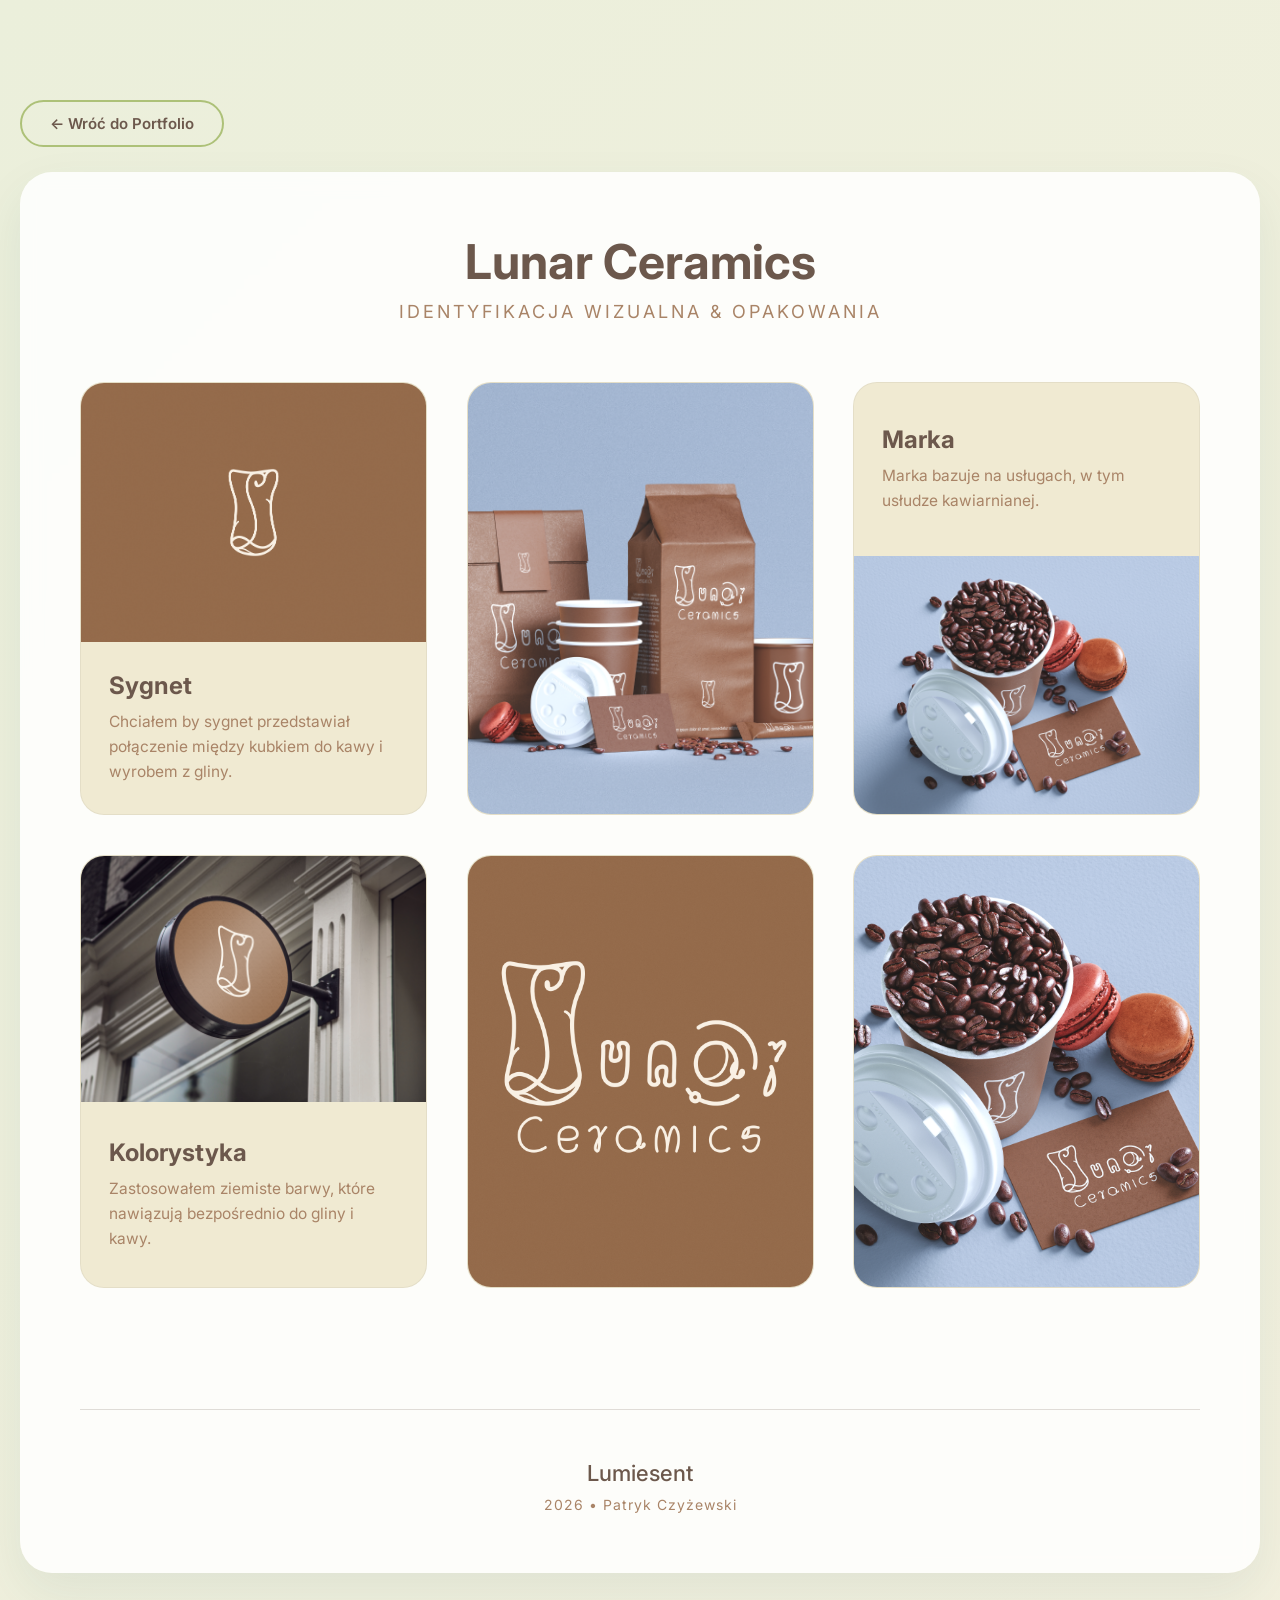
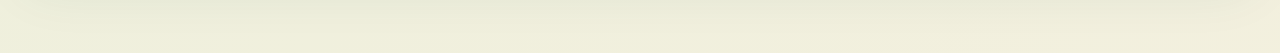
<file: moodboard/lunar-ceramics-project.html>
<!DOCTYPE html>
<html lang="pl">
<head>
    <meta charset="UTF-8">
    <meta name="viewport" content="width=device-width, initial-scale=1.0">
    <title>Lunar Ceramics - Lumiesent</title>
    <link href="https://fonts.googleapis.com/css2?family=Inter:wght@400;500;600&display=swap" rel="stylesheet">
    <link rel="stylesheet" href="moodboard.css">
    <link rel="icon" href="../images/favicon.png" type="image/x-icon">
</head>

<body>
    <main class="container fade-in visible" style="padding-top: 100px;">
        <div class="back-nav">
            <a href="../index.html" class="btn btn-outline" data-i18n="mb_back">← Wróć do Portfolio</a>
        </div>

        <div class="card">
            <header class="moodboard-header">
                <h1 class="moodboard-title">Lunar Ceramics</h1>
                <p class="moodboard-subtitle" data-i18n="mb_subtitle">Identyfikacja wizualna & Opakowania</p>
            </header>

            <div class="moodboard-grid">
                <div class="mood-tile split-y">
                    <img src="images/Lunar-Ceramics-Icon-wBg.png" alt="Zdjęcie 1" class="mood-img-part">
                    <div class="mood-text-part">
                        <h4 data-i18n="mb_signet_title">Sygnet</h4>
                        <p data-i18n="mb_signet_desc">Chciałem by sygnet przedstawiał połączenie między kubkiem do kawy i wyrobem z gliny.</p>
                    </div>
                </div>

                <div class="mood-tile">
                    <img src="images/Lunar-Ceramics-Coffee-Brand-Mockup-2.png" alt="Pełne zdjęcie 1" class="mood-img-full">
                </div>

                <div class="mood-tile split-y-rev">
                    <img src="images/Lunar-Ceramics-Coffee-Brand-Mockup.png" alt="Zdjęcie 2" class="mood-img-part">
                    <div class="mood-text-part">
                        <h4 data-i18n="mb_brand_title">Marka</h4>
                        <p data-i18n="mb_brand_desc">Marka bazuje na usługach, w tym usłudze kawiarnianej.</p>
                    </div>
                </div>

                <div class="mood-tile split-y-rev">
                    <div class="mood-text-part">
                        <h4 data-i18n="mb_colors_title">Kolorystyka</h4>
                        <p data-i18n="mb_colors_desc">Zastosowałem ziemiste barwy, które nawiązują bezpośrednio do gliny i kawy.</p>
                    </div>
                    <img src="images/Hanging-Wall-Sign-MockUp-3.png" alt="Zdjęcie 3" class="mood-img-part">
                </div>

                <div class="mood-tile">
                    <img src="images/Lunar-Ceramics-wBg.png" alt="Pełne zdjęcie 2" class="mood-img-full">
                </div>

                <div class="mood-tile">
                    <img src="images/Lunar-Ceramics-Coffee-Brand-Mockup.png" alt="Pełne zdjęcie 3" class="mood-img-full">
                </div>

            </div>

            <footer class="moodboard-footer">
                <p class="brand-name">Lumiesent</p>
                <p style="font-size: 14px; color: var(--text-secondary);">2026 • Patryk Czyżewski</p>
            </footer>

        </div>
    </main>

    <script src="../script.js"></script>
</body>
</html>
</file>
<file: style.css>
/* =========================================
   PALETA KOLORÓW (Nazwy funkcyjne)
   ========================================= */
:root {
    /* 1. TWOJA BAZA KOLORYSTYCZNA */
    --color-vanilla: #F0EAD2;
    --color-cream: #DDE5B6;
    --color-olive: #ADC178;
    --color-copper: #A98467;
    --color-brown: #6C584C;
    --color-dark-brown: #130e0c;

    --color-base-white: #FDFCF7;    /* Prawie biały, bardzo jasny krem */
    --color-vanilla-soft: #F4F1E6;  /* Delikatny beż na tła sekcji/kart */
    --color-olive-pale: #B6C494;    /* Przygaszona oliwka (akcent) */

    /* 2. PRZYPISANIE FUNKCYJNE */
    --bg-color: var(--color-vanilla);
    --text-white: var(--color-cream);
    --text-primary: var(--color-brown);
    --text-secondary: var(--color-copper);
    --accent-primary: var(--color-olive);
    --accent-secondary: var(--color-brown);
    
    /* 3. KONSTRUKCJE POMOCNICZE */
    --card-bg: rgba(255, 255, 255, 0.85); 
    --overlay-bg: rgba(108, 88, 76, 0.7); 
    --overlay-mobile-bg: rgba(108, 88, 76, 0.7); 
    --shadow-color: rgba(108, 88, 76, 0.1);
}

html {
    scroll-behavior: smooth;
    scroll-snap-type: none;
    height: auto;
}

* {
    margin: 0;
    padding: 0;
    box-sizing: border-box;
    font-family: 'Inter', sans-serif;
}

/* =========================================
   GŁÓWNE TŁO I ZAZNACZANIE TEKSTU
   ========================================= */
body {
    background: linear-gradient(
        -45deg, 
        var(--color-vanilla), 
        var(--color-cream), 
        #F5F0DF, 
        #EBEFDB
    );
    background-size: 400% 400%;
    animation: moveGradient 15s ease infinite;
    color: var(--text-primary);
}

@keyframes moveGradient {
    0% { background-position: 0% 50%; }
    50% { background-position: 100% 50%; }
    100% { background-position: 0% 50%; }
}

::selection {
    background-color: var(--accent-primary); 
    color: var(--bg-color); 
}

::-moz-selection {
    background-color: var(--accent-primary);
    color: var(--bg-color);
}

/* =========================================
   ZMIANA JĘZYKA (Flagi)
   ========================================= */
.lang-switcher {
    position: absolute;
    top: 20px;
    right: 20px;
    display: flex;
    gap: 10px;
    z-index: 100;
}

.lang-btn {
    background: none;
    border: none;
    font-size: 28px;
    cursor: pointer;
    opacity: 0.4; 
    transition: opacity 0.3s ease, transform 0.3s ease;
    padding: 5px;
}

.lang-btn.active, .lang-btn:hover {
    opacity: 1; 
    transform: scale(1.1);
}

/* =========================================
   SEKCJA HERO (Wprowadzenie pełnoekranowe)
   ========================================= */
.hero {
    min-height: 100vh; 
    display: flex;
    flex-direction: column;
    justify-content: center;
    align-items: center;
    text-align: center;
    padding: 40px 20px;
    position: relative;
    position: sticky;
    top: 0;
    height: 100vh;
    z-index: 1; /* Hero jest pod spodem */
    overflow: hidden;
}

/* Nowe pełnoekranowe tło */
.hero-bg {
    position: absolute;
    top: 0;
    left: 0;
    width: 100%;
    height: 100%;
    
    /* Obraz z przyciemnieniem */
    background-image: 
        linear-gradient(rgba(0, 0, 0, 0.9), rgba(0, 0, 0, 0.6)), 
        url('images/hero-bg.jpg'); 
    background-size: cover;
    background-position: center;
    z-index: -1;
    will-change: opacity, filter;

    /* Rozmycie i powiększenie (skalowanie zapobiega "wchodzeniu" rozmytych krawędzi w głąb ekranu) */
    filter: blur(10px); 
    transform: scale(1.1); 

    
}

/* 1. Ustawienie płynnego przejścia dla wszystkich tekstów w Hero */
.hero .name, 
.hero .brand-name, 
.hero .title, 
.hero .bio {
    transition: color 0.5s ease; /* Czas trwania zmiany koloru */
    position: relative; /* Upewniamy się, że są nad tłem */
}

/* Imię i nazwisko - najjaśniejszy punkt, czysta biel/krem */
.hero.is-light .name {
    color: var(--color-olive-pale); 
}

/* Nazwisko pod spodem - delikatniejszy, cieplejszy odcień wanilii */
.hero.is-light .brand-name {
    color: var(--color-vanilla-soft);
    opacity: 0.9; /* Subtelne zmiękczenie */
}

/* Tytuł zawodowy - tutaj dajemy naszą nową, bladą oliwkę jako akcent */
.hero.is-light .title {
    color: var(--color-olive-pale);
}

/* Krótki opis (Bio) - powrót do czytelnej wanilii */
.hero.is-light .bio {
    color: var(--color-vanilla-soft);
}

.hero.is-light .btn {
    color: var(--color-dark-brown);
}

.hero.is-light .btn:hover {
    color: var(--color-vanilla-soft);
}

.hero.is-light .btn-outline {
    border-color: var(--color-olive-pale);
    color: var(--color-vanilla-soft);
}

.hero.is-light .btn-outline:hover {
    background: var(--color-olive-pale);
    color: var(--color-dark-brown);
}

.profile-img {
    width: 130px;
    height: 130px;
    border-radius: 50%;
    object-fit: cover;
    margin-bottom: 80px;
    margin-top: -20px;
    border: 4px solid var(--accent-primary);
    box-shadow: 0 10px 20px var(--shadow-color);
    transform: scale(1.5); 
}

.name {
    font-size: 42px; 
    font-weight: 600;
    margin-bottom: 5px;
    color: var(--text-primary);
    letter-spacing: -1px;
}

.brand-name {
    font-size: 22px;             
    font-weight: 500;
    color: var(--accent-secondary); 
    margin-bottom: 45px;
}

.title {
    font-size: 16px;
    color: var(--text-secondary);
    margin-bottom: 35px;
    text-transform: uppercase;
    letter-spacing: 3px;
    font-weight: 600;
}

.bio {
    font-size: 18px; 
    line-height: 1.7;
    color: var(--text-primary);
    max-width: 600px;
    margin: 0 auto 45px auto;
}

.links {
    display: flex;
    justify-content: center;
    gap: 15px;
    flex-wrap: wrap;
}

.btn {
    text-decoration: none;
    color: var(--text-primary);
    background: var(--accent-primary);
    padding: 14px 32px;
    border-radius: 100px; 
    font-size: 16px;
    font-weight: 600;
    transition: all 0.3s ease;
}

.btn:hover {
    background: var(--accent-secondary);
    color: var(--text-white);
    transform: translateY(-2px);
    box-shadow: 0 10px 20px var(--shadow-color);
}

.btn-outline {
    background: transparent;
    color: var(--text-primary);
    border: 2px solid var(--accent-primary);
}

.btn-outline:hover {
    background: var(--accent-primary);
    color: var(--text-primary);
}

.scroll-down {
    position: absolute;
    bottom: 40px;
    color: var(--text-secondary);
    animation: bounce 2s infinite;
    transition: color 0.3s ease, opacity 0.4s ease;
    opacity: 1; 
}

.scroll-down:hover {
    color: var(--accent-primary);
}

.scroll-down.hidden {
    opacity: 0;
    pointer-events: none; 
}

@keyframes bounce {
    0%, 20%, 50%, 80%, 100% { transform: translateY(0); }
    40% { transform: translateY(-15px); }
    60% { transform: translateY(-7px); }
}

/* =========================================
   KARTY I UKŁAD (Projekty, Design Lab, Kontakt)
   ========================================= */
.container {
    padding: 0 20px 80px 20px;
    display: flex;
    flex-direction: column;
    align-items: center;
    gap: 60px;
}

.container {
    position: relative;
    z-index: 10; /* Wyższy niż Hero */
    background: var(--bg-color); /* Musi mieć tło, żeby nie było prześwitów */
    margin-top: 0; /* Usuwamy ewentualne przerwy */
    padding-top: 80px; /* Dajemy oddech pierwszej karcie */
}

.table {
    padding: 20px;
    margin-top: 40px;
    display: flex;
    flex-direction: column;
    align-items: center;
    gap: 40px;
    background-color: var(--accent-primary);
    backdrop-filter: blur(10px); 
    box-shadow: 0 20px 50px rgba(26, 83, 92, 0.08); 
    border-radius: 32px; 
}

.table::before {
    content: "";
    position: absolute;
    top: 0; left: 0; width: 100%; height: 100%;
    pointer-events: none;
    background-image: url("data:image/svg+xml,%3Csvg viewBox='0 0 500 500' xmlns='http://www.w3.org/2000/svg'%3E%3Cfilter id='noiseFilter'%3E%3CfeTurbulence type='fractalNoise' baseFrequency='0.85' numOctaves='3' stitchTiles='stitch'/%3E%3C/filter%3E%3Crect width='100%25' height='100%25' filter='url(%23noiseFilter)' opacity='0.20'/%3E%3C/svg%3E");
    z-index: 0;
}

.card {
    background: var(--card-bg);
    backdrop-filter: blur(10px); 
    max-width: 900px; 
    width: 100%;
    margin: 0 auto;
    padding: 60px;
    border-radius: 32px; 
    box-shadow: 0 20px 50px rgba(26, 83, 92, 0.08); 
    text-align: center;
}

.section-title {
    font-size: 28px;
    color: var(--text-primary);
    margin-bottom: 40px;
    font-weight: 600;
}

.section-subtitle {
    font-size: 18px;
    color: var(--text-secondary);
    margin-bottom: 40px;
    margin-top: -30px; 
}

/* =========================================
   SEKCJA PROJEKTÓW STRON
   ========================================= */
/* WSTAWIASZ TEN NOWY KOD: */
.projects-grid {
    display: grid;
    gap: 30px;
}

/* Nowa klasa dla sekcji z jednym projektem (grid 1x1) */
.grid-1-col {
    grid-template-columns: 1fr;
    margin: 0 auto;   /* Środkuje projekt */
}

/* Nowa klasa dla sekcji z dwoma projektami (grid 2x1) */
.grid-2-cols {
    grid-template-columns: repeat(2, 1fr); 
}

.project-item {
    position: relative;
    display: block;
    aspect-ratio: 1 / 1; 
    border-radius: 20px;
    overflow: hidden; 
    text-decoration: none;
    box-shadow: 0 10px 20px rgba(26, 83, 92, 0.08);
}

.project-img {
    width: 100%;
    height: 100%;
    object-fit: cover;
    display: block;
    transition: transform 0.6s cubic-bezier(0.16, 1, 0.3, 1);
    background-color: var(--accent-primary); 
}

.project-overlay {
    position: absolute;
    top: 0;
    left: 0;
    width: 100%;
    height: 100%;
    
    isolation: isolate; 
    display: flex;
    flex-direction: column;
    justify-content: flex-end; 
    align-items: center;
    padding: 20px 20px 30px 20px;
    pointer-events: none; 
}

.project-overlay::before {
    content: "";
    position: absolute;
    top: 0;
    left: 0;
    width: 100%;
    height: 100%;
    
    background: linear-gradient(
        to bottom, 
        rgba(108, 88, 76, 0) 0%, 
        rgba(108, 88, 76, 0.1) 40%, 
        rgba(108, 88, 76, 0.75) 100%
    );
    
    backdrop-filter: blur(6px);
    -webkit-backdrop-filter: blur(6px);
    mask-image: linear-gradient(to bottom, transparent 0%, black 100%);
    -webkit-mask-image: linear-gradient(to bottom, transparent 0%, black 100%);
    
    z-index: -1; 
    pointer-events: none; 
    opacity: 0; 
    transition: opacity 0.4s ease;
}

.project-overlay .project-title {
    color: var(--bg-color);
    font-size: 32px;
    font-weight: 600;
    margin-bottom: 8px;
    transform: translateY(20px); 
    opacity: 0; 
    transition: transform 0.4s cubic-bezier(0.16, 1, 0.3, 1), opacity 0.4s ease; 
    text-shadow: 0 2px 6px rgba(0,0,0,0.5);
}

.project-overlay .project-desc {
    color: var(--text-white);
    font-size: 20px;
    font-weight: 500;
    transform: translateY(20px);
    opacity: 0; 
    transition: transform 0.4s cubic-bezier(0.16, 1, 0.3, 1), opacity 0.4s ease;
    transition-delay: 0.05s; 
    text-shadow: 0 2px 6px rgba(0,0,0,0.5);
}

.project-item::after {
    content: "";
    position: absolute;
    top: 0; 
    left: 0; 
    width: 100%; 
    height: 100%;
    z-index: 10; 
    pointer-events: none; 
    opacity: 0;
    transition: opacity 0.4s ease; 
    background-image: url("data:image/svg+xml,%3Csvg viewBox='0 0 500 500' xmlns='http://www.w3.org/2000/svg'%3E%3Cfilter id='noiseFilter'%3E%3CfeTurbulence type='fractalNoise' baseFrequency='0.85' numOctaves='3' stitchTiles='stitch'/%3E%3C/filter%3E%3Crect width='100%25' height='100%25' filter='url(%23noiseFilter)'/%3E%3C/svg%3E");
    mix-blend-mode: overlay; 
}

.project-item:hover::after { opacity: 0.4; }
.project-item:hover .project-img { transform: scale(1.1); }
.project-item:hover .project-overlay::before { opacity: 1; }
.project-item:hover .project-overlay .project-title,
.project-item:hover .project-overlay .project-desc { transform: translateY(0); opacity: 1; }

/* =========================================
   SEKCJA KONTAKTOWA I STOPKA
   ========================================= */
.contact-details {
    display: flex;
    flex-direction: column;
    gap: 5px;
    align-items: center;
    margin-top: 30px;
}

.contact-details svg {
    width: 18px;
    height: 18px;
    fill: none;
    stroke: var(--text-secondary);
    stroke-width: 2;
    stroke-linecap: round;
    stroke-linejoin: round;
    margin-bottom: -3px;
}

.contact-link {
    text-decoration: none;
    color: var(--text-primary);
    padding: 14px 28px;
    background: #ffffff;
    border-radius: 100px;
    border: 2px solid var(--accent-primary); 
    transition: all 0.3s ease;
    display: inline-block;
    min-width: 300px;
    max-width: 450px;
    margin: 10px;
}

.contact-link:hover {
    transform: translateY(-2px);
    box-shadow: 0 8px 20px var(--shadow-color);
}

.contact-label {
    font-weight: 600;
    margin-right: 5px;
    color: var(--text-secondary);
}

.page-footer {
    margin-top: 25px; 
    padding-top: 80px;
    border-top: 2px solid var(--accent-primary); 
    display: flex;
    flex-direction: column;
    align-items: center;
    text-align: center;
    width: 100%;
}

/* =========================================
   SEKCJA O MNIE (WERSJA SYMETRYCZNA 3x3)
   ========================================= */
.about-content {
    display: flex;
    flex-direction: column;
    align-items: center;
    gap: 60px;
    text-align: center;
}

.about-text-wrapper {
    max-width: 800px;
    display: flex;
    flex-direction: column;
    gap: 20px;
}

.about-text {
    font-size: 18px;
    line-height: 1.8;
    color: var(--text-primary);
}

.about-skills-wrapper {
    width: 100%;
    max-width: 900px; /* Ograniczenie by siatka nie była zbyt rozstrzelona */
    gap: 20px;
}

/* Siatka 5 kolumn (układ 2x5) */
.skills-grid {
    display: grid;
    grid-template-columns: repeat(5, 1fr); /* 5 kolumn */
    gap: 50px 15px; /* Większy odstęp pionowy (50px), mniejszy poziomy (15px) */
    width: 100%;
}

.skill-item {
    display: flex;
    flex-direction: column; /* Tekst pod ikoną */
    align-items: center;
    gap: 15px;
    transition: transform 0.3s ease;
}

.skills-title {
    font-size: 24px;
    color: var(--text-primary);
    font-weight: 600;
}

.skill-item:hover {
    transform: translateY(-8px);
}

.skill-icon {
    width: 60px; /* Nieco większe by lepiej pasowały do układu pionowego */
    height: 60px;
    display: flex;
    justify-content: center;
    align-items: center;
    background-color: var(--color-vanilla);
    border: 2px solid var(--accent-primary);
    border-radius: 18px;
    color: var(--text-primary);
    box-shadow: 0 4px 15px rgba(108, 88, 76, 0.08);
}

.skill-icon svg {
    width: 28px;
    height: 28px;
    fill: none;
    stroke: currentColor;
    stroke-width: 2;
    stroke-linecap: round;
    stroke-linejoin: round;
}

.skill-name {
    font-size: 15px;
    font-weight: 600;
    color: var(--text-primary);
    max-width: 140px; /* Zapobiega zbyt długim wierszom pod ikoną */
}

/* =========================================
   ANIMACJE FADE-IN
   ========================================= */
.fade-in {
    opacity: 0;
    transform: translateY(30px);
}

.fade-in.visible {
    opacity: 1;
    transform: translateY(0);
    transition: opacity 1s cubic-bezier(0.16, 1, 0.3, 1), transform 1s cubic-bezier(0.16, 1, 0.3, 1);
}

/* =========================================
   RESPONSYWNOŚĆ (Media Queries - Telefony)
   ========================================= */
@media (max-width: 768px) {
    .card { padding: 40px 20px; }
    .name { font-size: 36px; }

    .projects-grid {
        display: grid;
        grid-template-columns: 1fr; 
        gap: 30px;
    }

    .projects-grid, .grid-2-cols {
        display: grid;
        grid-template-columns: 1fr; 
        gap: 30px;
    }

    .profile-img {
        margin-top: 40px;
    }

    .project-overlay::before {
        opacity: 1 !important; 
    }

    .project-overlay .project-title {
        opacity: 1 !important;
        transform: translateY(0) !important;
        font-size: 24px;
        margin-bottom: 5px;
    }

    .project-overlay .project-desc {
        opacity: 1 !important;
        transform: translateY(0) !important;
        font-size: 16px;
    }

    main.container {
        padding: 0px !important; 
    }

    .project-item::after,
    .project-item:hover::after {
        opacity: 0.3 !important; 
    }

    .about-content {
        flex-direction: column;
        gap: 50px;
    }

    .about-text-wrapper {
        padding: 0 10px;
    }
    
    .skills-grid {
        grid-template-columns: repeat(2, 1fr); /* 2 kolumny na tabletach */
        gap: 30px 15px;
    }
    
    .skill-item {
        min-width: 180px; /* Nieco ciaśniej na tabletach */
    }

    .about-skills {
        padding: 20px;
    }

    .skills-tags {
        justify-content: center;
    }
}

@media (max-width: 480px) {
    .skills-grid {
        grid-template-columns: repeat(2, 1fr); /* Zostajemy przy 2 kolumnach na telefonach dla symetrii */
    }
    .skill-icon {
        width: 50px;
        height: 50px;
    }
    .skill-name {
        font-size: 13px;
    }
}
</file>
<file: moodboard/moodboard.css>
/* =========================================
   FUNDAMENTY (Zmienne i Baza)
   ========================================= */
:root {
    --color-vanilla: #F0EAD2;
    --color-cream: #DDE5B6;
    --color-olive: #ADC178;
    --color-copper: #A98467;
    --color-brown: #6C584C;

    --bg-color: var(--color-vanilla);
    --text-white: var(--color-cream);
    --text-primary: var(--color-brown);
    --text-secondary: var(--color-copper);
    --accent-primary: var(--color-olive);
    --accent-secondary: var(--color-brown);
    --shadow-color: rgba(108, 88, 76, 0.1);
}

* {
    margin: 0;
    padding: 0;
    box-sizing: border-box;
    font-family: 'Inter', sans-serif;
}

body {
    background: linear-gradient(-45deg, var(--color-vanilla), var(--color-cream), #F5F0DF, #EBEFDB);
    background-size: 400% 400%;
    animation: moveGradient 15s ease infinite;
    color: var(--text-primary);
    overflow-x: hidden;
}

@keyframes moveGradient {
    0% { background-position: 0% 50%; }
    50% { background-position: 100% 50%; }
    100% { background-position: 0% 50%; }
}

::selection {
    background-color: var(--accent-primary);
    color: var(--bg-color);
}

/* =========================================
   KOMPONENTY (Karta i Przyciski)
   ========================================= */
.container {
    padding: 60px 20px 80px 20px; /* Zmniejszony górny padding */
    display: flex;
    flex-direction: column; /* Elementy (przycisk i karta) jeden pod drugim */
    align-items: center;    /* Centrowanie w osi poziomej */
}

.back-nav {
    width: 100%;
    max-width: 1800px; /* Dokładnie tyle samo co Twoja karta */
    margin-bottom: 25px; /* Odstęp między przyciskiem a kartą */
    display: flex;
    justify-content: flex-start; /* Wyrównanie przycisku do lewej krawędzi */
}

.card {
    background: rgba(255, 255, 255, 0.85);
    backdrop-filter: blur(10px);
    max-width: 1800px; /* Szeroka wersja dla moodboardu */
    width: 100%;
    padding: 60px;
    border-radius: 32px;
    box-shadow: 0 20px 50px rgba(26, 83, 92, 0.08);
}

.btn {
    text-decoration: none;
    color: var(--text-primary);
    background: var(--accent-primary);
    padding: 12px 28px;
    border-radius: 100px;
    font-size: 15px;
    font-weight: 600;
    transition: all 0.3s ease;
    display: inline-block;
}

.btn-outline {
    background: transparent;
    border: 2px solid var(--accent-primary);
}

.btn:hover {
    background: var(--accent-primary);
    transform: translateY(-2px);
}

/* =========================================
   MOODBOARD GRID (Bento)
   ========================================= */
.moodboard-header {
    text-align: center;
    margin-bottom: 60px;
}

.moodboard-title {
    font-size: 48px;
    margin-bottom: 10px;
    color: var(--text-primary);
}

.moodboard-subtitle {
    font-size: 18px;
    text-transform: uppercase;
    letter-spacing: 3px;
    color: var(--text-secondary);
}

.moodboard-grid {
    display: grid;
    grid-template-columns: repeat(3, 1fr);
    gap: 40px;
}

.mood-tile {
    background: var(--color-vanilla);
    border-radius: 24px;
    overflow: hidden;
    display: flex;
    aspect-ratio: 4 / 5;
    transition: transform 0.3s ease, box-shadow 0.3s ease;
    border: 1px solid rgba(0,0,0,0.05);
    
    /* DODANE: Zamienia kafelek w kontener skalujący */
    container-type: inline-size; 
}

.mood-tile:hover {
    transform: translateY(-8px);
    box-shadow: 0 20px 40px var(--shadow-color);
}

.mood-img-full { width: 100%; height: 100%; object-fit: cover; }

.mood-tile.split-y { flex-direction: column; }
.mood-tile.split-y-rev { flex-direction: column-reverse; }
.mood-tile.split-x { flex-direction: row; }

.mood-img-part { flex: 1.3; width: 100%; height: 100%; object-fit: cover; }

.mood-text-part {
    flex: 1;
    /* Padding też skaluje się razem z kafelkiem */
    padding: clamp(20px, 8cqw, 40px);
    display: flex;
    flex-direction: column;
    justify-content: center;
    text-align: left;
}

.mood-text-part h4 { 
    /* clamp(Minimum, Proporcja Kafelka, Maksimum) */
    font-size: clamp(18px, 7cqw, 28px); 
    margin-bottom: clamp(8px, 3cqw, 15px); 
}

.mood-text-part p { 
    font-size: clamp(14px, 4.5cqw, 18px); 
    line-height: 1.6; 
    color: var(--text-secondary); 
}

/* =========================================
   ANIMACJE I RWD
   ========================================= */
.fade-in { opacity: 0; transform: translateY(30px); }
.fade-in.visible {
    opacity: 1;
    transform: translateY(0);
    transition: opacity 1s cubic-bezier(0.16, 1, 0.3, 1), transform 1s cubic-bezier(0.16, 1, 0.3, 1);
}

@media (max-width: 1200px) 
{ 
    .moodboard-grid { grid-template-columns: repeat(2, 1fr); }
}

@media (max-width: 768px) {
    .moodboard-grid { grid-template-columns: 1fr; }
    .mood-tile.split-x { flex-direction: column; }
    .card { padding: 40px 20px; }
    .moodboard-title { font-size: 32px; }
}

/* =========================================
   POPRAWIONA STOPKA MOODBOARDU
   ========================================= */
.moodboard-footer {
    /* 1. Dużo więcej pustej przestrzeni nad stopką (zwiększone z 40px na 120px) */
    margin-top: 120px; 
    padding-top: 50px;
    
    /* 2. Wyraźniejsza linia oddzielająca */
    border-top: 1px solid rgba(108, 88, 76, 0.2); 
    
    /* 3. Wymuszenie idealnego centrowania */
    display: flex;
    flex-direction: column;
    align-items: center;
    text-align: center;
    width: 100%;
}

/* Styl dla Twojego nazwiska w stopce */
.moodboard-footer .brand-name {
    font-size: 22px;
    font-weight: 500;
    color: var(--accent-secondary);
    margin-bottom: 10px;
    display: block; /* Gwarantuje, że nazwisko zajmie osobny wiersz */
}

/* Dodatkowy opis w stopce */
.moodboard-footer p:last-child {
    font-size: 14px;
    color: var(--text-secondary);
    letter-spacing: 1px;
}
</file>
